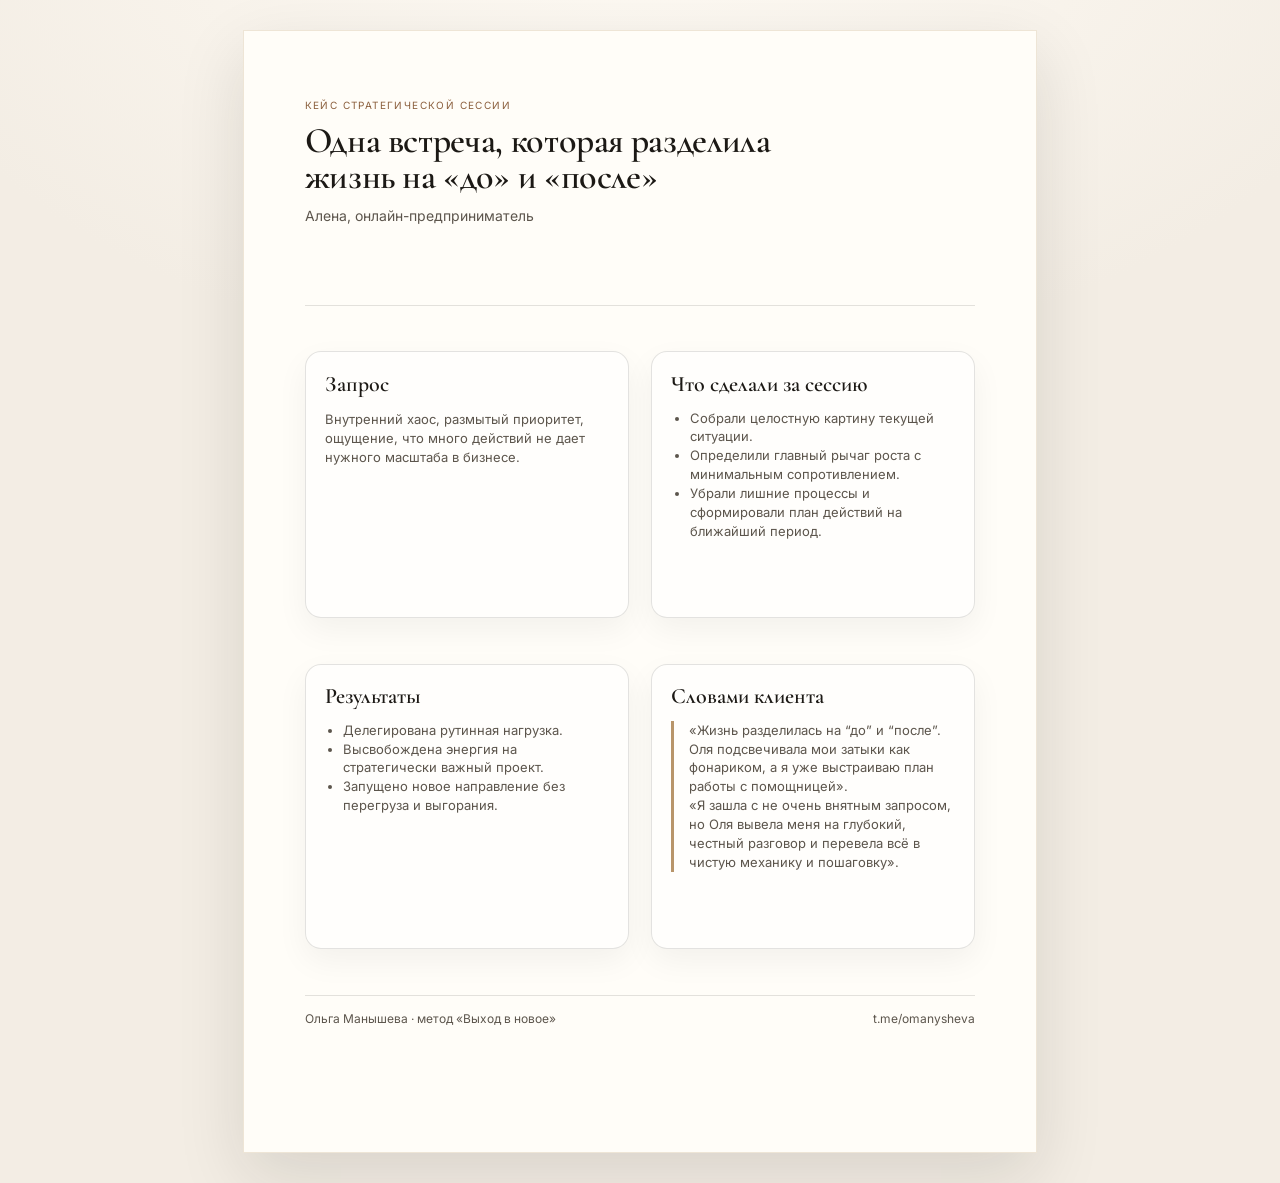
<file: case-alena-strategy.html>
<!DOCTYPE html>
<html lang="ru">
<head>
  <meta charset="UTF-8" />
  <meta name="viewport" content="width=device-width, initial-scale=1.0" />
  <title>Кейс Алены — Ольга Манышева</title>
  <link rel="stylesheet" href="case-pdf.css" />
</head>
<body>
  <article class="sheet">
    <header class="head">
      <p class="eyebrow">Кейс стратегической сессии</p>
      <h1>Одна встреча, которая разделила жизнь на «до» и «после»</h1>
      <p class="subtitle">Алена, онлайн-предприниматель</p>
    </header>

    <section class="grid">
      <div class="card">
        <h2>Запрос</h2>
        <p>Внутренний хаос, размытый приоритет, ощущение, что много действий не дает нужного масштаба в бизнесе.</p>
      </div>
      <div class="card">
        <h2>Что сделали за сессию</h2>
        <ul>
          <li>Собрали целостную картину текущей ситуации.</li>
          <li>Определили главный рычаг роста с минимальным сопротивлением.</li>
          <li>Убрали лишние процессы и сформировали план действий на ближайший период.</li>
        </ul>
      </div>
    </section>

    <section class="grid">
      <div class="card">
        <h2>Результаты</h2>
        <ul>
          <li>Делегирована рутинная нагрузка.</li>
          <li>Высвобождена энергия на стратегически важный проект.</li>
          <li>Запущено новое направление без перегруза и выгорания.</li>
        </ul>
      </div>
      <div class="card">
        <h2>Словами клиента</h2>
        <p class="quote">«Жизнь разделилась на “до” и “после”. Оля подсвечивала мои затыки как фонариком, а я уже выстраиваю план работы с помощницей».</p>
        <p class="quote">«Я зашла с не очень внятным запросом, но Оля вывела меня на глубокий, честный разговор и перевела всё в чистую механику и пошаговку».</p>
      </div>
    </section>

    <footer class="foot">
      <span>Ольга Манышева · метод «Выход в новое»</span>
      <span>t.me/omanysheva</span>
    </footer>
  </article>
</body>
</html>
</file>
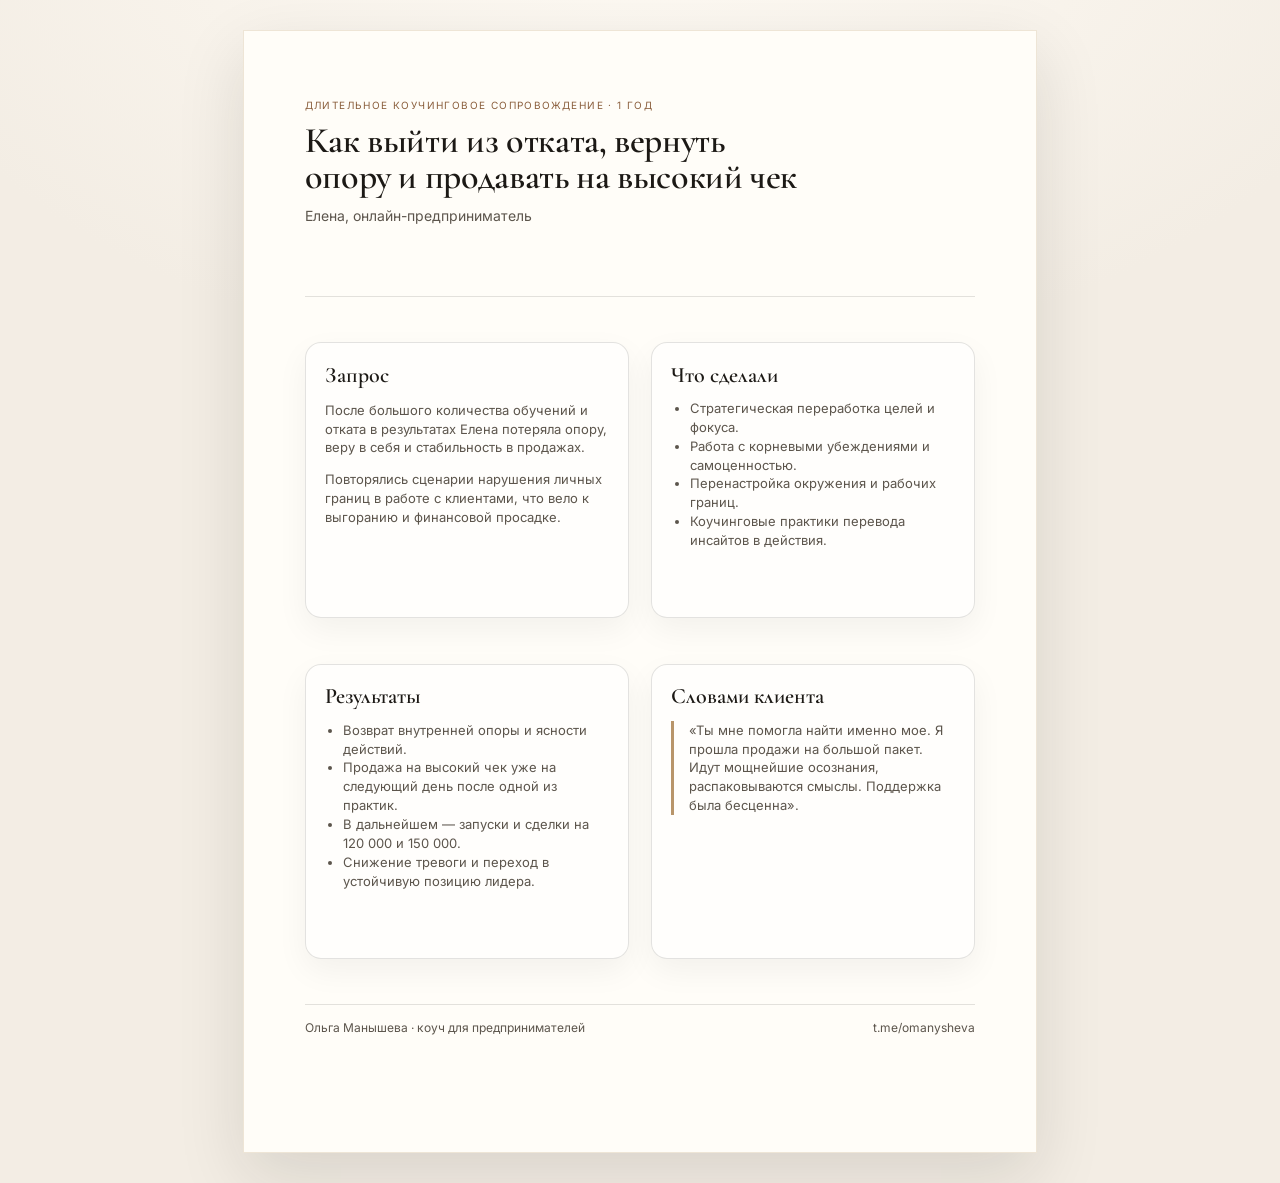
<file: case-elena.html>
<!DOCTYPE html>
<html lang="ru">
<head>
  <meta charset="UTF-8" />
  <meta name="viewport" content="width=device-width, initial-scale=1.0" />
  <title>Кейс Елены — Ольга Манышева</title>
  <link rel="stylesheet" href="case-pdf.css" />
</head>
<body>
  <article class="sheet">
    <header class="head">
      <p class="eyebrow">Длительное коучинговое сопровождение · 1 год</p>
      <h1>Как выйти из отката, вернуть опору и продавать на высокий чек</h1>
      <p class="subtitle">Елена, онлайн-предприниматель</p>
    </header>

    <section class="grid">
      <div class="card">
        <h2>Запрос</h2>
        <p>После большого количества обучений и отката в результатах Елена потеряла опору, веру в себя и стабильность в продажах.</p>
        <p>Повторялись сценарии нарушения личных границ в работе с клиентами, что вело к выгоранию и финансовой просадке.</p>
      </div>
      <div class="card">
        <h2>Что сделали</h2>
        <ul>
          <li>Стратегическая переработка целей и фокуса.</li>
          <li>Работа с корневыми убеждениями и самоценностью.</li>
          <li>Перенастройка окружения и рабочих границ.</li>
          <li>Коучинговые практики перевода инсайтов в действия.</li>
        </ul>
      </div>
    </section>

    <section class="grid">
      <div class="card">
        <h2>Результаты</h2>
        <ul>
          <li>Возврат внутренней опоры и ясности действий.</li>
          <li>Продажа на высокий чек уже на следующий день после одной из практик.</li>
          <li>В дальнейшем — запуски и сделки на 120 000 и 150 000.</li>
          <li>Снижение тревоги и переход в устойчивую позицию лидера.</li>
        </ul>
      </div>
      <div class="card">
        <h2>Словами клиента</h2>
        <p class="quote">«Ты мне помогла найти именно мое. Я прошла продажи на большой пакет. Идут мощнейшие осознания, распаковываются смыслы. Поддержка была бесценна».</p>
      </div>
    </section>

    <footer class="foot">
      <span>Ольга Манышева · коуч для предпринимателей</span>
      <span>t.me/omanysheva</span>
    </footer>
  </article>
</body>
</html>
</file>
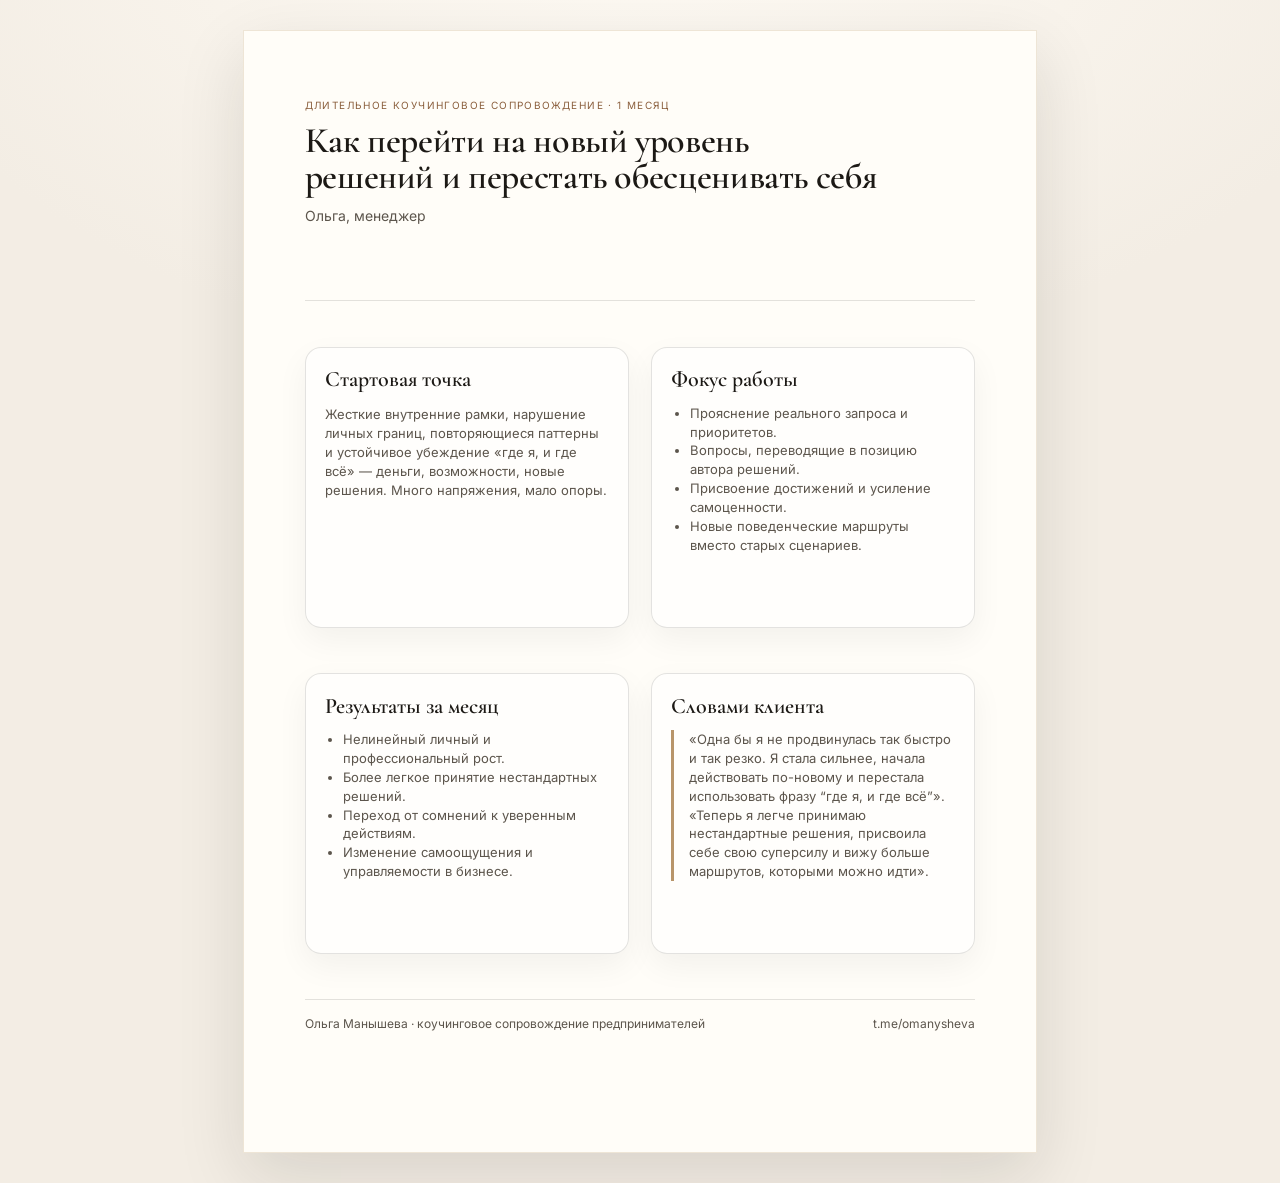
<file: case-olga-support.html>
<!DOCTYPE html>
<html lang="ru">
<head>
  <meta charset="UTF-8" />
  <meta name="viewport" content="width=device-width, initial-scale=1.0" />
  <title>Кейс Ольги — Ольга Манышева</title>
  <link rel="stylesheet" href="case-pdf.css" />
</head>
<body>
  <article class="sheet">
    <header class="head">
      <p class="eyebrow">Длительное коучинговое сопровождение · 1 месяц</p>
      <h1>Как перейти на новый уровень решений и перестать обесценивать себя</h1>
      <p class="subtitle">Ольга, менеджер</p>
    </header>

    <section class="grid">
      <div class="card">
        <h2>Стартовая точка</h2>
        <p>Жесткие внутренние рамки, нарушение личных границ, повторяющиеся паттерны и устойчивое убеждение «где я, и где всё» — деньги, возможности, новые решения. Много напряжения, мало опоры.</p>
      </div>
      <div class="card">
        <h2>Фокус работы</h2>
        <ul>
          <li>Прояснение реального запроса и приоритетов.</li>
          <li>Вопросы, переводящие в позицию автора решений.</li>
          <li>Присвоение достижений и усиление самоценности.</li>
          <li>Новые поведенческие маршруты вместо старых сценариев.</li>
        </ul>
      </div>
    </section>

    <section class="grid">
      <div class="card">
        <h2>Результаты за месяц</h2>
        <ul>
          <li>Нелинейный личный и профессиональный рост.</li>
          <li>Более легкое принятие нестандартных решений.</li>
          <li>Переход от сомнений к уверенным действиям.</li>
          <li>Изменение самоощущения и управляемости в бизнесе.</li>
        </ul>
      </div>
      <div class="card">
        <h2>Словами клиента</h2>
        <p class="quote">«Одна бы я не продвинулась так быстро и так резко. Я стала сильнее, начала действовать по-новому и перестала использовать фразу “где я, и где всё”».</p>
        <p class="quote">«Теперь я легче принимаю нестандартные решения, присвоила себе свою суперсилу и вижу больше маршрутов, которыми можно идти».</p>
      </div>
    </section>

    <footer class="foot">
      <span>Ольга Манышева · коучинговое сопровождение предпринимателей</span>
      <span>t.me/omanysheva</span>
    </footer>
  </article>
</body>
</html>
</file>
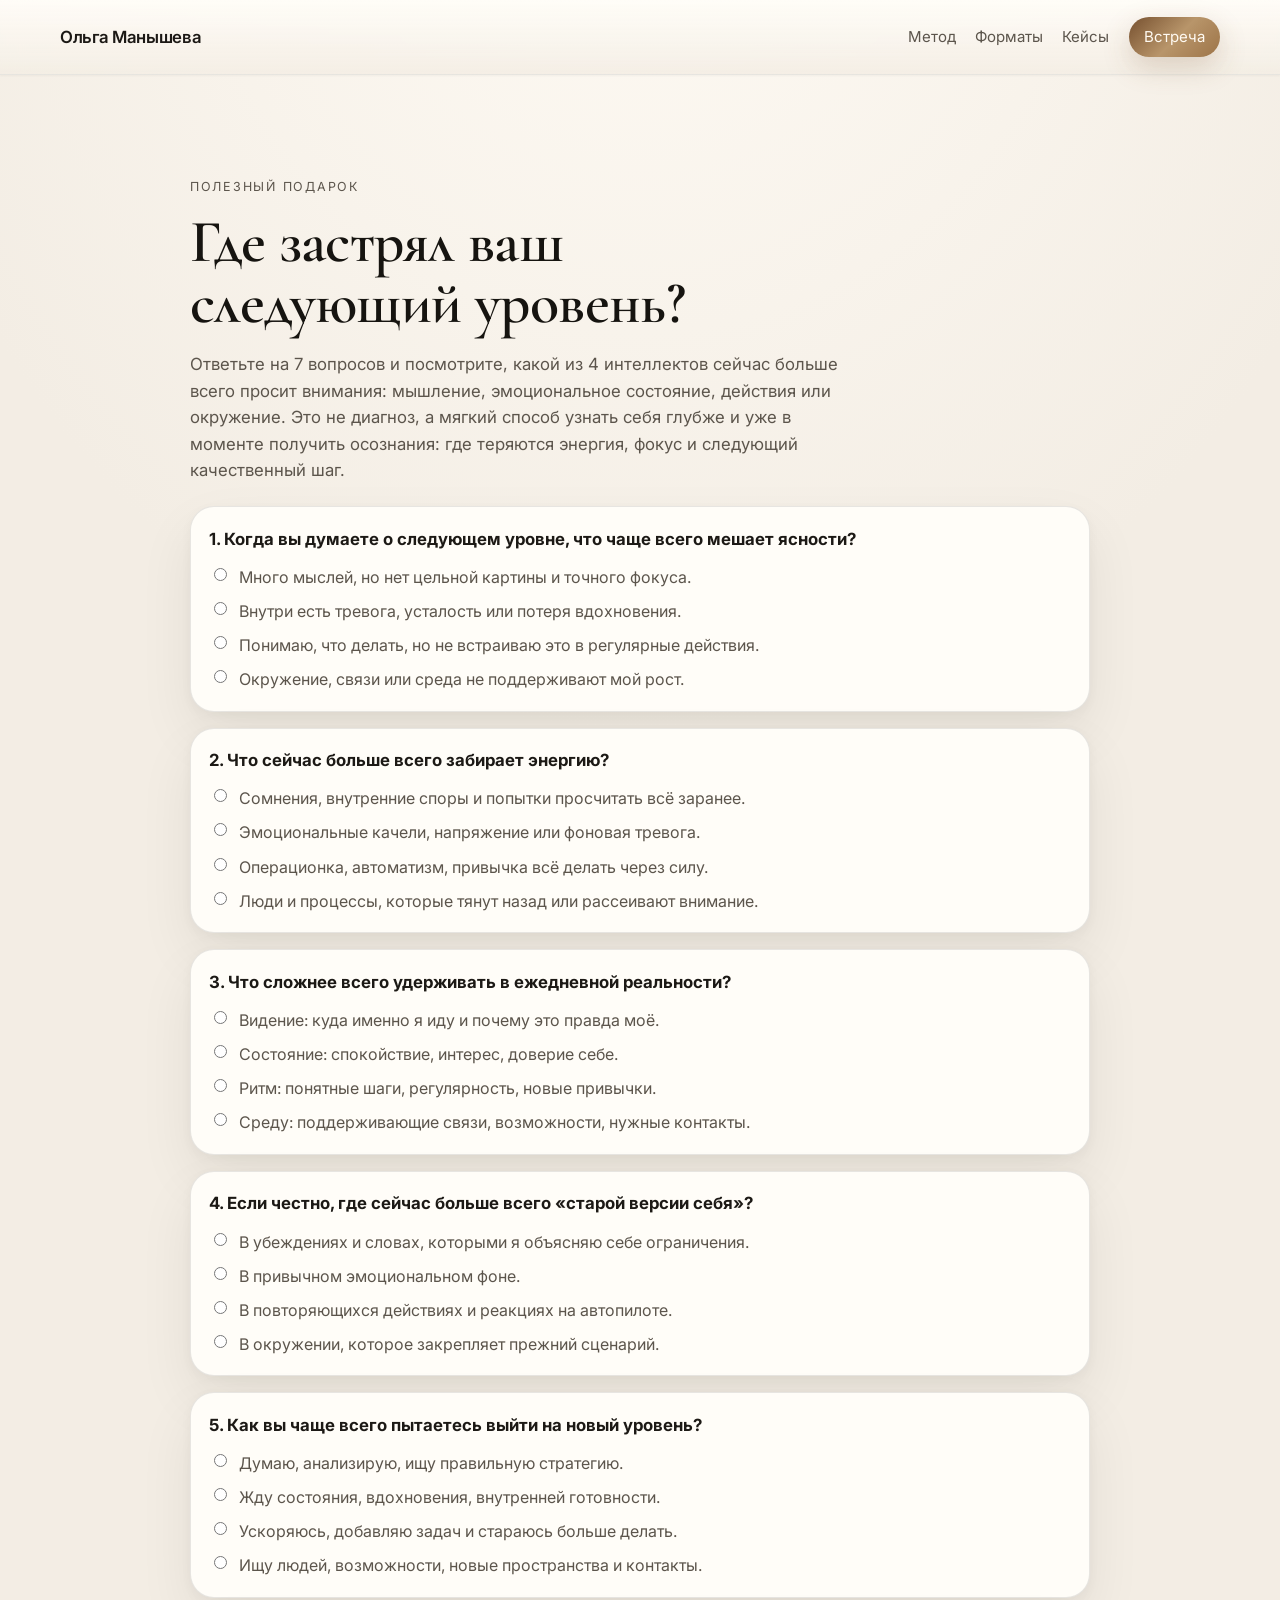
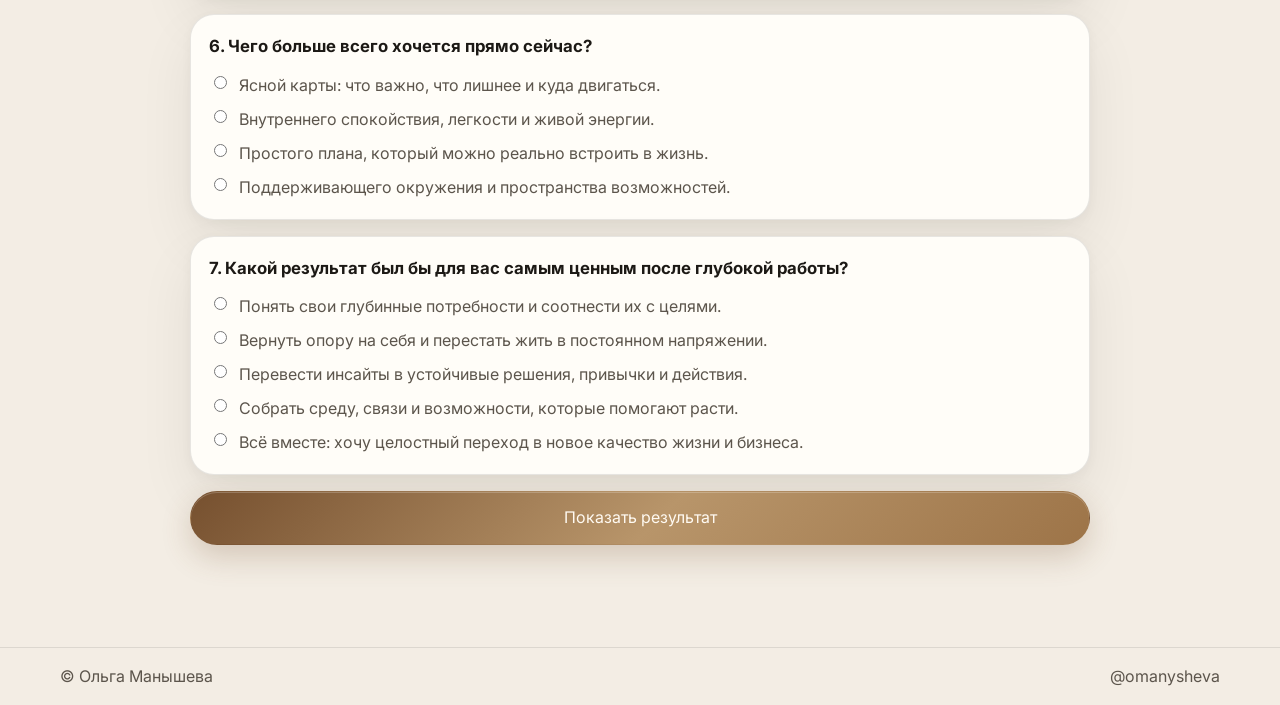
<file: diagnostic.html>
<!DOCTYPE html>
<html lang="ru">
<head>
  <meta charset="UTF-8" />
  <meta name="viewport" content="width=device-width, initial-scale=1.0" />
  <meta name="description" content="Мини-диагностика Ольги Манышевой: где застрял ваш следующий уровень в бизнесе и жизни через 4 интеллекта — мышление, состояние, действия и окружение." />
  <meta name="robots" content="index,follow" />
  <meta name="theme-color" content="#191714" />
  <title>Где застрял ваш следующий уровень? — мини-диагностика</title>
  <link rel="preconnect" href="https://fonts.googleapis.com" />
  <link rel="preconnect" href="https://fonts.gstatic.com" crossorigin />
  <link href="https://fonts.googleapis.com/css2?family=Cormorant+Garamond:ital,wght@0,500;0,600;0,700;1,500&family=Inter:wght@400;500;600;700&display=swap" rel="stylesheet" />
  <link rel="stylesheet" href="styles.css" />
</head>
<body>
  <header class="header">
    <div class="container header__inner">
      <a class="logo" href="index.html">Ольга Манышева</a>
      <nav class="nav" aria-label="Основное меню">
        <a href="index.html#method">Метод</a>
        <a href="index.html#offers">Форматы</a>
        <a href="index.html#cases">Кейсы</a>
        <a href="index.html#contact" class="nav__cta">Встреча</a>
      </nav>
    </div>
  </header>

  <main>
    <section class="section">
      <div class="container diagnostic-shell">
        <p class="section-eyebrow">Полезный подарок</p>
        <h1>Где застрял ваш следующий уровень?</h1>
        <p class="lead">Ответьте на 7 вопросов и посмотрите, какой из 4 интеллектов сейчас больше всего просит внимания: мышление, эмоциональное состояние, действия или окружение. Это не диагноз, а мягкий способ узнать себя глубже и уже в моменте получить осознания: где теряются энергия, фокус и следующий качественный шаг.</p>

        <form class="diagnostic-form" id="diagnosticForm">
          <article class="question-card">
            <h3>1. Когда вы думаете о следующем уровне, что чаще всего мешает ясности?</h3>
            <div class="question-options">
              <label><input type="radio" name="q1" value="brain" required /> Много мыслей, но нет цельной картины и точного фокуса.</label>
              <label><input type="radio" name="q1" value="heart" /> Внутри есть тревога, усталость или потеря вдохновения.</label>
              <label><input type="radio" name="q1" value="body" /> Понимаю, что делать, но не встраиваю это в регулярные действия.</label>
              <label><input type="radio" name="q1" value="field" /> Окружение, связи или среда не поддерживают мой рост.</label>
            </div>
          </article>

          <article class="question-card">
            <h3>2. Что сейчас больше всего забирает энергию?</h3>
            <div class="question-options">
              <label><input type="radio" name="q2" value="brain" required /> Сомнения, внутренние споры и попытки просчитать всё заранее.</label>
              <label><input type="radio" name="q2" value="heart" /> Эмоциональные качели, напряжение или фоновая тревога.</label>
              <label><input type="radio" name="q2" value="body" /> Операционка, автоматизм, привычка всё делать через силу.</label>
              <label><input type="radio" name="q2" value="field" /> Люди и процессы, которые тянут назад или рассеивают внимание.</label>
            </div>
          </article>

          <article class="question-card">
            <h3>3. Что сложнее всего удерживать в ежедневной реальности?</h3>
            <div class="question-options">
              <label><input type="radio" name="q3" value="brain" required /> Видение: куда именно я иду и почему это правда моё.</label>
              <label><input type="radio" name="q3" value="heart" /> Состояние: спокойствие, интерес, доверие себе.</label>
              <label><input type="radio" name="q3" value="body" /> Ритм: понятные шаги, регулярность, новые привычки.</label>
              <label><input type="radio" name="q3" value="field" /> Среду: поддерживающие связи, возможности, нужные контакты.</label>
            </div>
          </article>

          <article class="question-card">
            <h3>4. Если честно, где сейчас больше всего «старой версии себя»?</h3>
            <div class="question-options">
              <label><input type="radio" name="q4" value="brain" required /> В убеждениях и словах, которыми я объясняю себе ограничения.</label>
              <label><input type="radio" name="q4" value="heart" /> В привычном эмоциональном фоне.</label>
              <label><input type="radio" name="q4" value="body" /> В повторяющихся действиях и реакциях на автопилоте.</label>
              <label><input type="radio" name="q4" value="field" /> В окружении, которое закрепляет прежний сценарий.</label>
            </div>
          </article>

          <article class="question-card">
            <h3>5. Как вы чаще всего пытаетесь выйти на новый уровень?</h3>
            <div class="question-options">
              <label><input type="radio" name="q5" value="brain" required /> Думаю, анализирую, ищу правильную стратегию.</label>
              <label><input type="radio" name="q5" value="heart" /> Жду состояния, вдохновения, внутренней готовности.</label>
              <label><input type="radio" name="q5" value="body" /> Ускоряюсь, добавляю задач и стараюсь больше делать.</label>
              <label><input type="radio" name="q5" value="field" /> Ищу людей, возможности, новые пространства и контакты.</label>
            </div>
          </article>

          <article class="question-card">
            <h3>6. Чего больше всего хочется прямо сейчас?</h3>
            <div class="question-options">
              <label><input type="radio" name="q6" value="brain" required /> Ясной карты: что важно, что лишнее и куда двигаться.</label>
              <label><input type="radio" name="q6" value="heart" /> Внутреннего спокойствия, легкости и живой энергии.</label>
              <label><input type="radio" name="q6" value="body" /> Простого плана, который можно реально встроить в жизнь.</label>
              <label><input type="radio" name="q6" value="field" /> Поддерживающего окружения и пространства возможностей.</label>
            </div>
          </article>

          <article class="question-card">
            <h3>7. Какой результат был бы для вас самым ценным после глубокой работы?</h3>
            <div class="question-options">
              <label><input type="radio" name="q7" value="brain" required /> Понять свои глубинные потребности и соотнести их с целями.</label>
              <label><input type="radio" name="q7" value="heart" /> Вернуть опору на себя и перестать жить в постоянном напряжении.</label>
              <label><input type="radio" name="q7" value="body" /> Перевести инсайты в устойчивые решения, привычки и действия.</label>
              <label><input type="radio" name="q7" value="field" /> Собрать среду, связи и возможности, которые помогают расти.</label>
              <label><input type="radio" name="q7" value="all" /> Всё вместе: хочу целостный переход в новое качество жизни и бизнеса.</label>
            </div>
          </article>

          <button class="btn btn--primary" type="submit">Показать результат</button>
        </form>

        <section class="diagnostic-result" id="diagnosticResult" aria-live="polite">
          <p class="section-eyebrow">Ваш результат</p>
          <h2 class="section-title" id="resultTitle">Ваш следующий уровень просит внимания</h2>
          <p id="resultText"></p>
          <p id="resultPractice"></p>
          <div class="hero__actions">
            <a class="btn btn--primary" id="telegramResult" href="https://t.me/omanysheva" target="_blank" rel="noopener noreferrer">Отправить результат Ольге</a>
            <a class="btn" href="index.html#contact">Записаться на встречу-знакомство</a>
          </div>
        </section>
      </div>
    </section>
  </main>

  <footer class="footer">
    <div class="container footer__inner">
      <span>© Ольга Манышева</span>
      <a href="https://t.me/omanysheva" target="_blank" rel="noopener noreferrer">@omanysheva</a>
    </div>
  </footer>

  <script>
    (function () {
      var form = document.getElementById('diagnosticForm');
      var result = document.getElementById('diagnosticResult');
      var resultTitle = document.getElementById('resultTitle');
      var resultText = document.getElementById('resultText');
      var resultPractice = document.getElementById('resultPractice');
      var telegramResult = document.getElementById('telegramResult');

      var results = {
        brain: {
          title: 'Ваш фокус сейчас — Мозг: мышление и образ будущего',
          text: 'Похоже, следующий уровень начинается с ясной карты. Важно не просто поставить цель, а понять, какая глубинная потребность за ней стоит, что действительно ваше, а что стало привычной гонкой.',
          practice: 'Практика на 10 минут: выпишите 3 цели, которые сейчас держите в голове. Рядом с каждой честно ответьте: «Ради чего мне это на самом деле?» и «Что изменится в моей жизни, если я этого достигну?»'
        },
        heart: {
          title: 'Ваш фокус сейчас — Сердце: состояние и внутренняя опора',
          text: 'Похоже, энергия уходит не только в задачи, но и в эмоциональное напряжение. Следующий шаг может начаться с возвращения себе спокойствия, доверия и живого интереса.',
          practice: 'Практика на 10 минут: назовите эмоцию, в которой вы чаще всего действуете сейчас, и эмоцию, из которой хотите принимать решения. Запишите один маленький ритуал, который поможет входить в это состояние каждый день.'
        },
        body: {
          title: 'Ваш фокус сейчас — Тело: привычки и действия',
          text: 'Похоже, инсайты уже есть, но им нужен мост в жизнь. Здесь важно не ускоряться, а заменить автопилот на один понятный, повторяемый шаг.',
          practice: 'Практика на 10 минут: выберите одно действие, которое продвинет вас к важной цели за 48 часов. Сделайте его настолько маленьким, чтобы не было внутреннего сопротивления.'
        },
        field: {
          title: 'Ваш фокус сейчас — Поле: окружение и возможности',
          text: 'Похоже, следующему уровню нужна новая среда: люди, связи, пространство и возможности, которые поддерживают не старый сценарий, а вашу новую версию.',
          practice: 'Практика на 10 минут: составьте два списка — «кто усиливает мой рост» и «что забирает мою энергию». Выберите один контакт или одно пространство, куда стоит сделать шаг на этой неделе.'
        },
        all: {
          title: 'Ваш фокус сейчас — целостный переход по всем 4 интеллектам',
          text: 'Похоже, вам важен не точечный рывок, а переход в новое качество сразу на нескольких уровнях: мышление, состояние, действия и окружение. Здесь особенно ценна система, где изменения не остаются инсайтом, а постепенно становятся новой реальностью.',
          practice: 'Практика на 10 минут: выпишите по одному наблюдению в каждом блоке — что хочу думать иначе, какое состояние выбирать, какой шаг сделать за 48 часов и какая связь или среда поддержит мой рост.'
        }
      };

      if (!form) return;

      form.addEventListener('submit', function (event) {
        event.preventDefault();
        var data = new FormData(form);
        var scores = { brain: 0, heart: 0, body: 0, field: 0 };

        data.forEach(function (value) {
          if (value === 'all') {
            scores.brain += 1;
            scores.heart += 1;
            scores.body += 1;
            scores.field += 1;
            return;
          }
          if (scores[value] !== undefined) {
            scores[value] += 1;
          }
        });

        var winner = data.get('q7') === 'all'
          ? 'all'
          : Object.keys(scores).sort(function (a, b) {
              return scores[b] - scores[a];
            })[0];
        var current = results[winner];

        resultTitle.textContent = current.title;
        resultText.textContent = current.text;
        resultPractice.textContent = current.practice;

        var message = [
          'Ольга, здравствуйте! Прошла мини-диагностику «Где застрял ваш следующий уровень?»',
          '',
          'Мой результат: ' + current.title,
          '',
          'Хочу обсудить, что это значит для моего бизнеса и жизни.'
        ].join('\n');

        telegramResult.href = 'https://t.me/omanysheva?text=' + encodeURIComponent(message);
        result.classList.add('is-visible');
        result.scrollIntoView({ behavior: 'smooth', block: 'start' });
      });
    })();
  </script>
</body>
</html>
</file>
<file: case-pdf.css>
@import url("https://fonts.googleapis.com/css2?family=Cormorant+Garamond:wght@500;600;700&family=Inter:wght@400;500;600;700&display=swap");

:root {
  --text: #1c1915;
  --muted: #5c554c;
  --line: rgba(28, 25, 21, 0.12);
  --bg: #f3ede4;
  --surface: #fffdf8;
  --accent: #8b5f3d;
  --gold: #b8956a;
  --font-display: "Cormorant Garamond", "Times New Roman", serif;
}

*,
*::before,
*::after { box-sizing: border-box; }

body {
  margin: 0;
  font-family: Inter, system-ui, sans-serif;
  color: var(--text);
  background: radial-gradient(120% 80% at 50% -10%, rgba(255, 251, 244, 0.9) 0%, var(--bg) 52%);
  overflow-x: hidden;
}

.sheet {
  width: 210mm;
  min-height: 297mm;
  margin: 8mm auto;
  padding: 18mm 16mm;
  display: grid;
  gap: 12mm;
  background: var(--surface);
  box-shadow: 0 24px 64px rgba(25, 23, 20, 0.12);
  border: 1px solid rgba(184, 149, 106, 0.24);
}

.head {
  border-bottom: 1px solid var(--line);
  padding-bottom: 6mm;
}

.eyebrow {
  margin: 0 0 3mm;
  font-size: 10px;
  letter-spacing: 0.14em;
  text-transform: uppercase;
  color: var(--accent);
}

h1 {
  margin: 0 0 3mm;
  font-family: var(--font-display);
  font-size: 36px;
  font-weight: 600;
  line-height: 1.02;
  letter-spacing: -0.01em;
  text-wrap: balance;
}

.subtitle {
  margin: 0;
  color: var(--muted);
  font-size: 14px;
}

.grid {
  display: grid;
  grid-template-columns: 1fr 1fr;
  gap: 6mm;
}

.card {
  border: 1px solid var(--line);
  border-radius: 16px;
  padding: 5mm;
  background: rgba(255, 255, 255, 0.58);
  box-shadow: 0 12px 32px rgba(25, 23, 20, 0.05);
}

.card h2 {
  margin: 0 0 3mm;
  font-family: var(--font-display);
  font-size: 22px;
  font-weight: 600;
}

.card p,
.card li {
  font-size: 13px;
  line-height: 1.45;
  color: var(--muted);
}

.card ul {
  margin: 0;
  padding-left: 5mm;
}

.quote {
  border-left: 3px solid var(--gold);
  padding-left: 4mm;
  margin: 0;
  font-size: 14px;
  color: var(--text);
}

.foot {
  border-top: 1px solid var(--line);
  padding-top: 4mm;
  display: flex;
  justify-content: space-between;
  gap: 4mm;
  color: var(--muted);
  font-size: 12px;
}

@media print {
  @page { size: A4 portrait; margin: 0; }
  body { background: #fff; }
  .sheet {
    margin: 0;
    padding: 14mm 12mm;
    box-shadow: none;
    border: 0;
  }
}

@media screen and (max-width: 768px) {
  body {
    background: var(--bg);
  }

  .sheet {
    width: min(100% - 1rem, 720px);
    min-height: auto;
    margin: 0.5rem auto;
    padding: 1.25rem;
    gap: 1rem;
    box-shadow: 0 12px 32px rgba(25, 23, 20, 0.08);
  }

  .head {
    padding-bottom: 1rem;
  }

  h1 {
    font-size: clamp(2rem, 11vw, 3rem);
    line-height: 1.05;
  }

  .grid {
    grid-template-columns: 1fr;
    gap: 1rem;
  }

  .card {
    padding: 1rem;
  }

  .card p,
  .card li {
    font-size: 0.95rem;
  }

  .foot {
    display: grid;
    gap: 0.4rem;
  }
}
</file>
<file: styles.css>
:root {
  --bg: #f3ede4;
  --surface: #fffdf8;
  --text: #1c1915;
  --muted: #5c554c;
  --line: rgba(28, 25, 21, 0.1);
  --accent: #8b5f3d;
  --accent-soft: rgba(139, 95, 61, 0.14);
  --gold: #b8956a;
  --gold-soft: rgba(184, 149, 106, 0.22);
  --cta: #9d7448;
  --cta-deep: #76502f;
  --dark: #191714;
  --shadow-sm: 0 1px 2px rgba(25, 23, 20, 0.04);
  --shadow-card: 0 24px 56px rgba(25, 23, 20, 0.07), 0 4px 12px rgba(25, 23, 20, 0.04);
  --font-display: "Cormorant Garamond", "Times New Roman", serif;
  --radius: 24px;
  --container: 1160px;
  --space: clamp(4rem, 8vw, 7rem);
}

*,
*::before,
*::after { box-sizing: border-box; }

html { scroll-behavior: smooth; overflow-x: hidden; }

body {
  margin: 0;
  font-family: Inter, system-ui, sans-serif;
  color: var(--text);
  background: radial-gradient(120% 80% at 50% -10%, rgba(255, 251, 244, 0.9) 0%, var(--bg) 52%);
  line-height: 1.58;
  text-wrap: pretty;
  overflow-x: hidden;
}

img { display: block; width: 100%; height: 100%; object-fit: cover; }
.nowrap { white-space: nowrap; }

.container { width: min(100% - 2rem, var(--container)); margin-inline: auto; }

.header {
  position: sticky;
  top: 0;
  z-index: 20;
  border-bottom: 1px solid var(--line);
  background: linear-gradient(to bottom, rgba(255, 253, 248, 0.94), rgba(243, 237, 228, 0.88));
  backdrop-filter: blur(12px) saturate(1.15);
  box-shadow: var(--shadow-sm);
}

.header__inner { min-height: 74px; display: flex; align-items: center; justify-content: space-between; gap: 1rem; }
.logo { text-decoration: none; color: var(--text); font-weight: 600; letter-spacing: -0.02em; font-size: 1.05rem; }
.nav { display: flex; gap: 1.2rem; align-items: center; }
.nav a { color: var(--muted); text-decoration: none; font-size: 0.94rem; transition: color 0.2s ease; }
.nav a:hover { color: var(--accent); }
.nav__cta {
  position: relative;
  overflow: hidden;
  background: linear-gradient(135deg, var(--cta-deep), var(--gold) 52%, var(--cta));
  color: #fffaf2 !important;
  padding: 0.5rem 0.95rem;
  border-radius: 999px;
  box-shadow: 0 10px 28px rgba(118, 80, 47, 0.22);
}
.nav__cta:hover { filter: brightness(1.06); color: #fff !important; }
.menu-btn { display: none; }

.hero { padding: clamp(2.5rem, 5vw, 5rem) 0; }
.hero__inner { display: grid; grid-template-columns: 1.1fr 0.9fr; gap: 2rem; align-items: center; }
.hero__inner > *,
.grid > *,
.lead-magnet > *,
.reviews-layout > * { min-width: 0; }
.eyebrow, .section-eyebrow { margin: 0 0 0.9rem; letter-spacing: 0.14em; text-transform: uppercase; font-size: 0.78rem; color: var(--muted); }
.eyebrow--sentence {
  text-transform: none;
  letter-spacing: 0.06em;
  font-size: 0.8125rem;
  color: var(--accent);
}
h1 {
  margin: 0 0 1rem;
  font-family: var(--font-display);
  font-size: clamp(2.3rem, 5.2vw, 3.75rem);
  font-weight: 600;
  line-height: 1.03;
  letter-spacing: -0.01em;
  color: #161410;
  max-width: 18ch;
  text-wrap: balance;
}
.lead { margin: 0 0 1.4rem; color: var(--muted); max-width: 42rem; font-size: 1.05rem; }
.hero__actions { display: flex; gap: 0.7rem; flex-wrap: wrap; }
.btn {
  position: relative;
  overflow: hidden;
  border: 1px solid var(--line);
  border-radius: 999px;
  padding: 0.82rem 1.2rem;
  text-decoration: none;
  color: var(--text);
  background: var(--surface);
  cursor: pointer;
  font: inherit;
  box-shadow: var(--shadow-sm);
  transition: border-color 0.2s ease, box-shadow 0.2s ease, transform 0.2s ease;
}
.btn:hover { border-color: rgba(139, 95, 61, 0.35); box-shadow: 0 8px 24px rgba(25, 23, 20, 0.08); }
.btn--primary {
  background: linear-gradient(135deg, var(--cta-deep), var(--gold) 52%, var(--cta));
  color: #fffaf2;
  border-color: transparent;
  box-shadow: 0 12px 30px rgba(118, 80, 47, 0.24), inset 0 1px 0 rgba(255, 253, 250, 0.22);
}
.btn--primary:hover { filter: brightness(1.07); transform: translateY(-1px); color: #fff; }
.btn--primary::after,
.nav__cta::after,
.method-details summary::before {
  content: "";
  position: absolute;
  inset: -40% auto -40% -70%;
  width: 38%;
  transform: skewX(-20deg);
  background: linear-gradient(90deg, transparent, rgba(255, 255, 255, 0.36), transparent);
  animation: goldSheen 4.8s ease-in-out infinite;
  pointer-events: none;
}

@keyframes goldSheen {
  0%, 45% { left: -70%; }
  70%, 100% { left: 130%; }
}
.hero__photo {
  margin: 0;
  border-radius: var(--radius);
  overflow: hidden;
  min-height: 500px;
  box-shadow: var(--shadow-card);
  outline: 1px solid rgba(184, 149, 106, 0.35);
  outline-offset: 6px;
}

.section { padding: var(--space) 0; }
.section-title {
  margin: 0 0 1rem;
  font-family: var(--font-display);
  font-size: clamp(2rem, 4.2vw, 3.15rem);
  font-weight: 600;
  line-height: 1.03;
  letter-spacing: -0.015em;
  max-width: 15ch;
  color: #14110d;
  text-wrap: balance;
}
.section-lead { margin: 0 0 1.4rem; color: var(--muted); max-width: 68ch; }
.section--soft {
  background: linear-gradient(180deg, rgba(255, 252, 247, 0.95) 0%, rgba(248, 242, 234, 0.55) 48%, rgba(255, 252, 248, 0.88) 100%);
  border-top: 1px solid var(--line);
  border-bottom: 1px solid var(--line);
}

.about { display: grid; gap: 0.65rem; max-width: 80ch; }
.about p { margin: 0; color: var(--muted); }

.grid { list-style: none; margin: 0; padding: 0; display: grid; grid-template-columns: repeat(2, minmax(0, 1fr)); gap: 1rem; }
.grid--offers { grid-template-columns: repeat(2, minmax(0, 1fr)); }
.grid--cases { grid-template-columns: repeat(3, minmax(0, 1fr)); }
.intelligence-grid { grid-template-columns: repeat(4, minmax(0, 1fr)); }
.trust-grid { grid-template-columns: repeat(4, minmax(0, 1fr)); }
.card {
  border: 1px solid var(--line);
  border-radius: var(--radius);
  padding: 1.15rem 1.25rem;
  background: var(--surface);
  box-shadow: var(--shadow-card);
  transition: border-color 0.2s ease, box-shadow 0.25s ease;
}
.card:hover { border-color: rgba(139, 95, 61, 0.22); box-shadow: 0 28px 64px rgba(25, 23, 20, 0.09); }
.card__num { font-size: 0.75rem; letter-spacing: 0.12em; color: var(--accent); text-transform: uppercase; overflow-wrap: anywhere; }
.card__title { margin: 0.55rem 0; font-size: 1.15rem; text-wrap: balance; }
.card__text { margin: 0; color: var(--muted); }
.intelligence-card {
  position: relative;
  overflow: hidden;
  min-height: 210px;
}
.intelligence-card::before {
  content: "";
  position: absolute;
  right: -42px;
  top: -42px;
  width: 110px;
  height: 110px;
  border-radius: 50%;
  background: radial-gradient(circle, var(--gold-soft) 0%, rgba(184, 149, 106, 0) 70%);
}
.offer-card {
  min-height: 260px;
  display: flex;
  flex-direction: column;
}
.offer-card__price {
  margin: auto 0 0;
  padding-top: 1rem;
  font-family: var(--font-display);
  font-size: 1.45rem;
  font-weight: 600;
  color: #171411;
}
.offer-card__fit {
  margin: 0 0 0.75rem;
  color: var(--accent);
  font-size: 0.95rem;
  line-height: 1.45;
}
.offer-card__action {
  margin-top: 1rem;
  align-self: flex-start;
}
.card__link {
  display: inline-block;
  margin-top: 0.8rem;
  text-decoration: none;
  color: var(--text);
  border-bottom: 1px solid var(--line);
  padding-bottom: 0.2rem;
}
.card__link:hover { color: var(--accent); }
.card__inline-link {
  color: var(--accent);
  text-decoration: none;
  border-bottom: 1px solid rgba(139, 95, 61, 0.28);
}
.card__inline-link:hover { color: var(--cta-deep); }

.method-details {
  margin-top: 1.5rem;
  border: 1px solid rgba(139, 95, 61, 0.18);
  border-radius: var(--radius);
  background: linear-gradient(180deg, rgba(255, 253, 248, 0.95), rgba(255, 253, 248, 0.75));
  box-shadow: var(--shadow-card);
  overflow: hidden;
}
.method-details summary {
  position: relative;
  overflow: hidden;
  cursor: pointer;
  padding: 1.15rem 1.25rem;
  color: #fffaf2;
  font-weight: 600;
  list-style: none;
  background: linear-gradient(135deg, var(--cta-deep), var(--gold) 52%, var(--cta));
}
.method-details summary::-webkit-details-marker { display: none; }
.method-details summary::after {
  content: "+";
  float: right;
  color: #fffaf2;
  font-size: 1.25rem;
  line-height: 1;
}
.method-details[open] summary::after { content: "−"; }
.method-details__content {
  display: grid;
  grid-template-columns: repeat(3, minmax(0, 1fr));
  gap: 1rem;
  padding: 0 1.25rem 1.25rem;
}
.method-step {
  border: 1px solid var(--line);
  border-radius: 18px;
  padding: 1rem;
  background: rgba(255, 255, 255, 0.58);
}
.method-step ul {
  margin: 0;
  padding-left: 1.1rem;
  color: var(--muted);
}
.method-step p { margin: 0; color: var(--muted); }
.method-details__note {
  margin: 0;
  padding: 1rem 1.25rem 1.25rem;
  color: var(--accent);
  font-family: var(--font-display);
  font-size: 1.35rem;
  line-height: 1.15;
}

.section-actions {
  margin-top: 1.25rem;
  display: flex;
  flex-wrap: wrap;
  gap: 0.75rem;
}

.lead-magnet {
  display: grid;
  grid-template-columns: 1.1fr 0.9fr;
  gap: 1.5rem;
  align-items: center;
}
.lead-magnet__card {
  border: 1px solid rgba(139, 95, 61, 0.18);
  border-radius: var(--radius);
  padding: 1.35rem;
  background: var(--surface);
  box-shadow: var(--shadow-card);
}
.lead-magnet__card p { margin: 0 0 1rem; color: var(--muted); }

.diagnostic-shell { max-width: 900px; margin-inline: auto; }
.diagnostic-form {
  display: grid;
  gap: 1rem;
  margin-top: 1.4rem;
}
.question-card {
  border: 1px solid var(--line);
  border-radius: var(--radius);
  padding: 1.15rem;
  background: var(--surface);
  box-shadow: var(--shadow-card);
}
.question-card h3 { margin: 0 0 0.8rem; font-size: 1.05rem; }
.question-options { display: grid; gap: 0.55rem; }
.question-options label {
  display: flex;
  gap: 0.55rem;
  align-items: flex-start;
  color: var(--muted);
}
.diagnostic-result {
  display: none;
  margin-top: 1.4rem;
  border: 1px solid rgba(139, 95, 61, 0.18);
  border-radius: var(--radius);
  padding: 1.35rem;
  background: var(--surface);
  box-shadow: var(--shadow-card);
}
.diagnostic-result.is-visible { display: block; }
.diagnostic-result h2 { max-width: none; }

.video-wrap { border: 1px solid var(--line); border-radius: var(--radius); padding: 0.85rem; background: var(--surface); box-shadow: var(--shadow-card); }

.reviews-layout {
  display: grid;
  grid-template-columns: minmax(0, 1fr) minmax(240px, 0.48fr);
  gap: 1.4rem;
  align-items: stretch;
}
.reviews { position: relative; min-height: 520px; }
.review-card {
  position: absolute;
  inset: 0;
  margin: 0;
  border: 1px solid var(--line);
  border-radius: var(--radius);
  padding: 1rem;
  background: var(--surface);
  opacity: 0;
  transform: translateY(8px);
  transition: opacity 0.45s ease, transform 0.45s ease;
  display: grid;
  gap: 0.8rem;
  align-content: start;
}
.review-card.is-active { opacity: 1; transform: translateY(0); }
.review-card__title { display: none; }
.review-card__text {
  margin: 0;
  color: var(--muted);
  font-family: var(--font-display);
  font-size: clamp(1.45rem, 3vw, 2rem);
  line-height: 1.18;
}
.review-card img {
  width: 100%;
  height: 430px;
  object-fit: contain;
  border-radius: 16px;
  background: #f8f0e6;
  padding: 0.65rem;
}
.reviews-photo {
  margin: 0;
  min-height: 520px;
  border-radius: var(--radius);
  overflow: hidden;
  box-shadow: var(--shadow-card);
  outline: 1px solid rgba(184, 149, 106, 0.28);
  outline-offset: 6px;
}
.carousel-controls {
  display: flex;
  align-items: center;
  justify-content: center;
  gap: 0.65rem;
  margin-top: 1rem;
}
.carousel-btn,
.carousel-dot {
  border: 1px solid rgba(139, 95, 61, 0.22);
  color: var(--accent);
  background: var(--surface);
  cursor: pointer;
  box-shadow: var(--shadow-sm);
}
.carousel-btn {
  width: 2.3rem;
  height: 2.3rem;
  border-radius: 999px;
  font-size: 1.35rem;
  line-height: 1;
}
.carousel-dots {
  display: flex;
  gap: 0.4rem;
  flex-wrap: wrap;
  justify-content: center;
  max-width: 18rem;
}
.carousel-dot {
  width: 0.55rem;
  height: 0.55rem;
  border-radius: 999px;
  padding: 0;
  opacity: 0.55;
}
.carousel-dot.is-active {
  width: 1.35rem;
  opacity: 1;
  background: linear-gradient(135deg, var(--cta-deep), var(--gold));
}

.pdf-list {
  margin: 0;
  padding: 0;
  list-style: none;
  display: grid;
  gap: 0.6rem;
}

.pdf-list a {
  display: inline-block;
  color: var(--text);
  text-decoration: none;
  border-bottom: 1px solid var(--line);
  padding-bottom: 0.3rem;
}

.pdf-list a:hover { color: var(--accent); }

.section--bottom-photo { padding-top: 0; }
.bottom-photo { margin: 0; max-width: 760px; min-height: 380px; border-radius: var(--radius); overflow: hidden; margin-inline: auto; }

.section--contact {
  background: linear-gradient(155deg, #221f19 0%, var(--dark) 42%, #100e0c 100%);
  color: #f2efeb;
}
.section--contact .section-title { color: #fff; }
.section--contact .section-eyebrow, .section--contact .section-lead { color: #cec5bb; }
.contact-form { display: grid; gap: 0.75rem; max-width: 640px; }
.contact-form label { display: grid; gap: 0.32rem; font-size: 0.92rem; }
.contact-form input, .contact-form textarea {
  width: 100%;
  border: 1px solid rgba(255, 255, 255, 0.22);
  border-radius: 12px;
  background: rgba(255, 255, 255, 0.06);
  color: #fff;
  padding: 0.78rem 0.9rem;
  font: inherit;
}
.contact-form input::placeholder, .contact-form textarea::placeholder { color: #c8c0b8; }
.form-note {
  min-height: 1.4rem;
  margin: 0.7rem 0 0;
  color: #cec5bb;
  font-size: 0.92rem;
}

.footer { border-top: 1px solid var(--line); padding: 1rem 0; }
.footer__inner { display: flex; justify-content: space-between; gap: 1rem; flex-wrap: wrap; color: var(--muted); }
.footer__inner a { color: var(--muted); text-decoration: none; }
.footer__links {
  display: flex;
  gap: 0.85rem;
  flex-wrap: wrap;
  justify-content: flex-end;
}
.footer__links a:hover { color: var(--accent); }

@media (max-width: 900px) {
  .hero__inner { grid-template-columns: 1fr; }
  .hero__photo { min-height: 420px; }
}

@media (max-width: 768px) {
  .menu-btn {
    display: inline-flex;
    border: 0;
    background: transparent;
    width: 2.2rem;
    height: 2.2rem;
    padding: 0;
    flex-direction: column;
    justify-content: center;
    gap: 5px;
  }
  .menu-btn span { height: 2px; width: 100%; background: var(--text); display: block; }
  .nav {
    position: fixed;
    top: 74px;
    left: 0;
    right: 0;
    background: linear-gradient(to bottom, rgba(255, 253, 248, 0.98), rgba(243, 237, 228, 0.98));
    border-bottom: 1px solid var(--line);
    padding: 1rem;
    display: grid;
    gap: 0.8rem;
    transform: translateY(-120%);
    opacity: 0;
    pointer-events: none;
    transition: 0.25s;
  }
  .nav--open { transform: translateY(0); opacity: 1; pointer-events: auto; }
  .grid { grid-template-columns: 1fr; }
  .grid--offers, .grid--cases, .intelligence-grid, .trust-grid, .method-details__content, .lead-magnet { grid-template-columns: 1fr; }
  .reviews-layout { grid-template-columns: 1fr; }
  .nowrap { white-space: normal; }
  h1 { max-width: 14ch; }
  .section-title { max-width: 13ch; }
  .hero__photo,
  .reviews-photo {
    outline-offset: 0;
  }
  .hero__actions,
  .section-actions {
    align-items: stretch;
    flex-direction: column;
  }
  .btn,
  .offer-card__action {
    width: 100%;
    text-align: center;
  }
  .bottom-photo { min-height: 300px; }
  .reviews { min-height: 420px; }
  .review-card img { height: 260px; }
  .reviews-photo { min-height: 340px; }
  .footer__links { justify-content: flex-start; }
}
</file>
